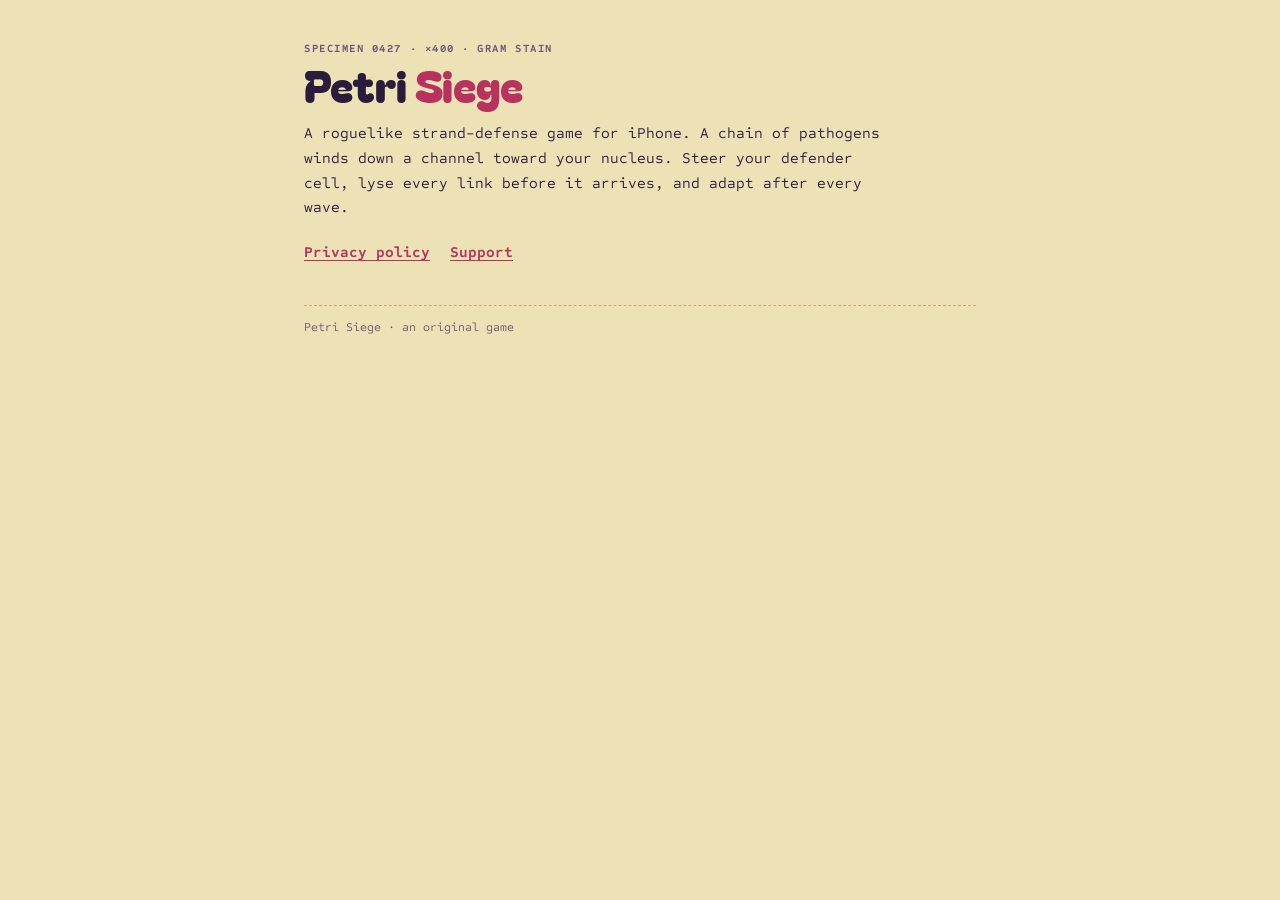
<file: index.html>
<!doctype html>
<html lang="en">
<head>
<meta charset="utf-8">
<meta name="viewport" content="width=device-width, initial-scale=1">
<title>Petri Siege</title>
<meta name="description" content="Petri Siege is a roguelike strand-defense game for iPhone: lyse a winding chain of pathogens before it reaches your nucleus.">
<link rel="stylesheet" href="https://fonts.googleapis.com/css2?family=Bagel+Fat+One&family=Sometype+Mono:wght@400;700&display=swap">
<link rel="stylesheet" href="style.css">
</head>
<body>
<main>
  <p class="eyebrow">Specimen 0427 · ×400 · Gram stain</p>
  <h1>Petri <span>Siege</span></h1>
  <p>A roguelike strand-defense game for iPhone. A chain of pathogens winds down a channel toward your nucleus. Steer your defender cell, lyse every link before it arrives, and adapt after every wave.</p>
  <nav aria-label="Pages">
    <a href="privacy.html">Privacy policy</a>
    <a href="support.html">Support</a>
  </nav>
  <footer>Petri Siege · an original game</footer>
</main>
</body>
</html>
</file>
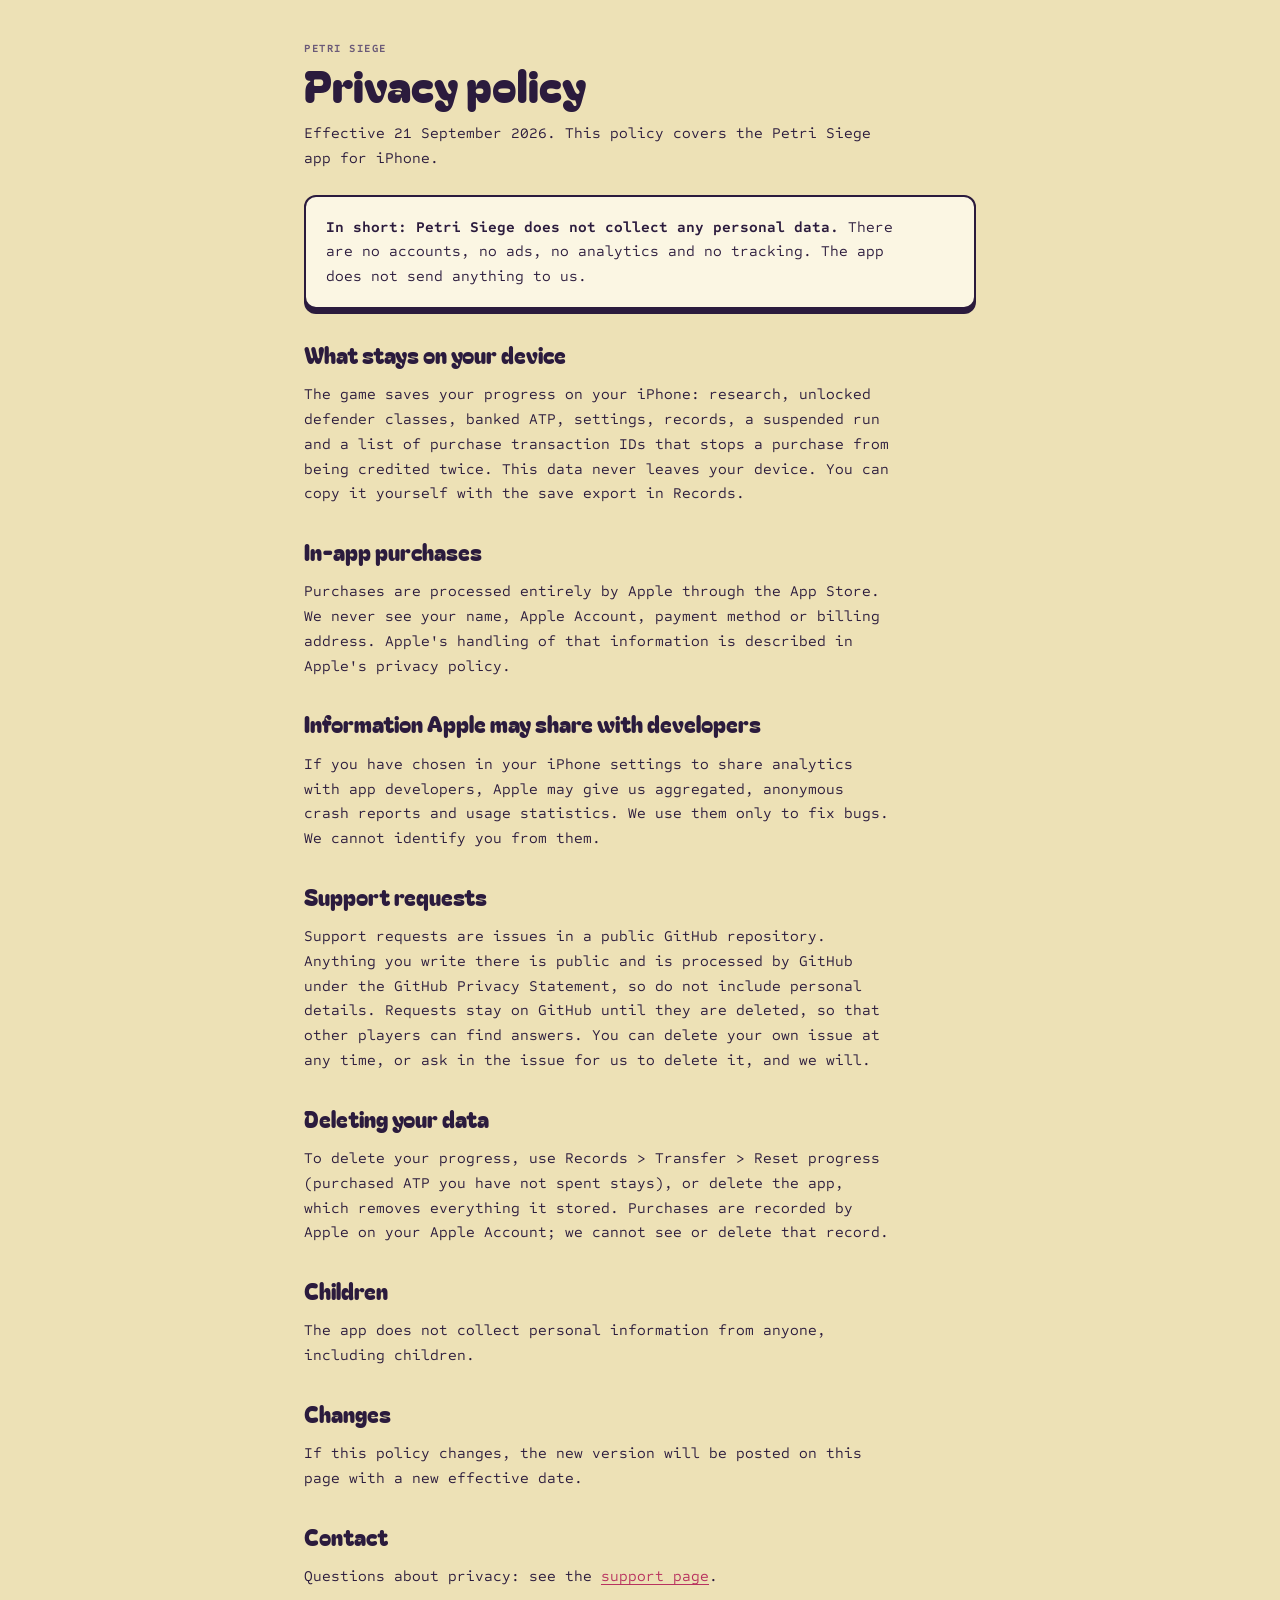
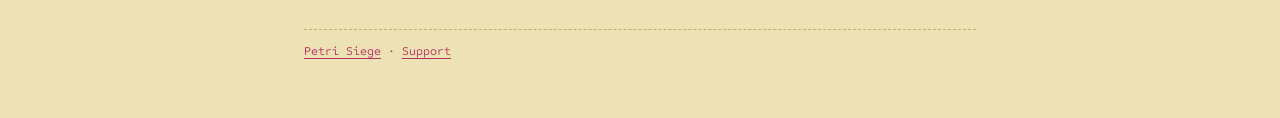
<file: privacy.html>
<!doctype html>
<html lang="en">
<head>
<meta charset="utf-8">
<meta name="viewport" content="width=device-width, initial-scale=1">
<title>Petri Siege Privacy Policy</title>
<link rel="stylesheet" href="https://fonts.googleapis.com/css2?family=Bagel+Fat+One&family=Sometype+Mono:wght@400;700&display=swap">
<link rel="stylesheet" href="style.css">
</head>
<body>
<main>
  <p class="eyebrow">Petri Siege</p>
  <h1>Privacy policy</h1>
  <!-- @policy:start: the text between the markers equals the privacy JSON in js/store.js (tools/asc/test.js compares them) -->
  <p>Effective 21 September 2026. This policy covers the Petri Siege app for iPhone.</p>

  <div class="sheet">
    <p><strong>In short: Petri Siege does not collect any personal data.</strong> There are no accounts, no ads, no analytics and no tracking. The app does not send anything to us.</p>
  </div>

  <h2>What stays on your device</h2>
  <p>The game saves your progress on your iPhone: research, unlocked defender classes, banked ATP, settings, records, a suspended run and a list of purchase transaction IDs that stops a purchase from being credited twice. This data never leaves your device. You can copy it yourself with the save export in Records.</p>

  <h2>In-app purchases</h2>
  <p>Purchases are processed entirely by Apple through the App Store. We never see your name, Apple Account, payment method or billing address. Apple's handling of that information is described in Apple's privacy policy.</p>

  <h2>Information Apple may share with developers</h2>
  <p>If you have chosen in your iPhone settings to share analytics with app developers, Apple may give us aggregated, anonymous crash reports and usage statistics. We use them only to fix bugs. We cannot identify you from them.</p>

  <h2>Support requests</h2>
  <p>Support requests are issues in a public GitHub repository. Anything you write there is public and is processed by GitHub under the GitHub Privacy Statement, so do not include personal details. Requests stay on GitHub until they are deleted, so that other players can find answers. You can delete your own issue at any time, or ask in the issue for us to delete it, and we will.</p>

  <h2>Deleting your data</h2>
  <p>To delete your progress, use Records &gt; Transfer &gt; Reset progress (purchased ATP you have not spent stays), or delete the app, which removes everything it stored. Purchases are recorded by Apple on your Apple Account; we cannot see or delete that record.</p>

  <h2>Children</h2>
  <p>The app does not collect personal information from anyone, including children.</p>

  <h2>Changes</h2>
  <p>If this policy changes, the new version will be posted on this page with a new effective date.</p>

  <h2>Contact</h2>
  <p>Questions about privacy: see the <a href="support.html">support page</a>.</p>
  <!-- @policy:end -->

  <footer><a href="index.html">Petri Siege</a> · <a href="support.html">Support</a></footer>
</main>
</body>
</html>
</file>
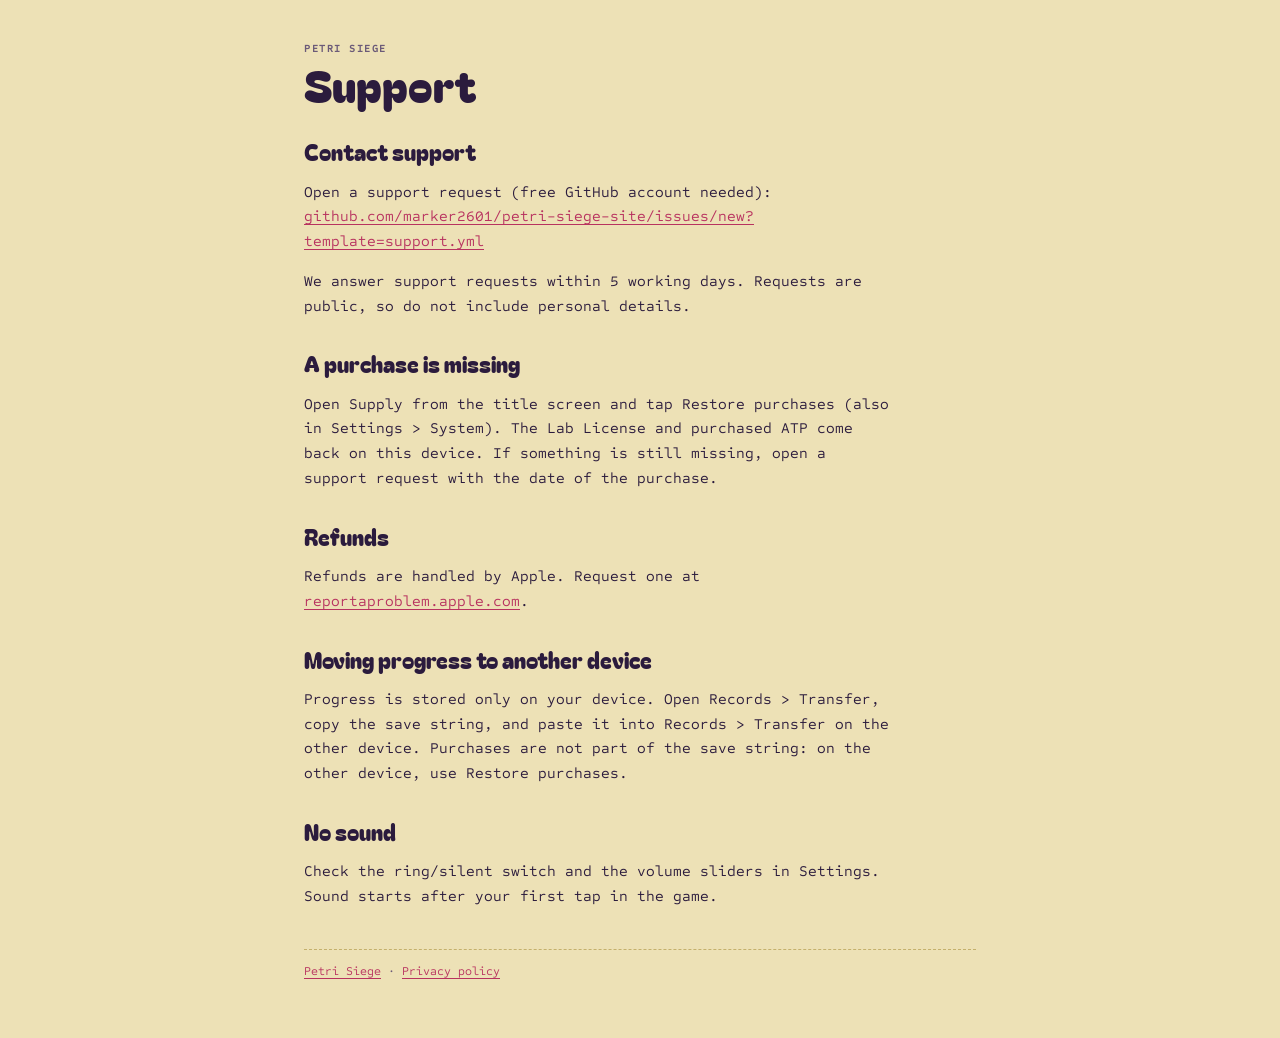
<file: support.html>
<!doctype html>
<html lang="en">
<head>
<meta charset="utf-8">
<meta name="viewport" content="width=device-width, initial-scale=1">
<title>Petri Siege Support</title>
<link rel="stylesheet" href="https://fonts.googleapis.com/css2?family=Bagel+Fat+One&family=Sometype+Mono:wght@400;700&display=swap">
<link rel="stylesheet" href="style.css">
</head>
<body>
<main>
  <p class="eyebrow">Petri Siege</p>
  <h1>Support</h1>

  <h2>Contact support</h2>
  <p>Open a support request (free GitHub account needed): <a href="https://github.com/marker2601/petri-siege-site/issues/new?template=support.yml">github.com/marker2601/petri-siege-site/issues/new?template=support.yml</a></p>
  <p>We answer support requests within 5 working days. Requests are public, so do not include personal details.</p>
  <!-- @support-email -->

  <h2>A purchase is missing</h2>
  <p>Open Supply from the title screen and tap Restore purchases (also in Settings &gt; System). The Lab License and purchased ATP come back on this device. If something is still missing, open a support request with the date of the purchase.</p>

  <h2>Refunds</h2>
  <p>Refunds are handled by Apple. Request one at <a href="https://reportaproblem.apple.com">reportaproblem.apple.com</a>.</p>

  <h2>Moving progress to another device</h2>
  <p>Progress is stored only on your device. Open Records &gt; Transfer, copy the save string, and paste it into Records &gt; Transfer on the other device. Purchases are not part of the save string: on the other device, use Restore purchases.</p>

  <h2>No sound</h2>
  <p>Check the ring/silent switch and the volume sliders in Settings. Sound starts after your first tap in the game.</p>

  <footer><a href="index.html">Petri Siege</a> · <a href="privacy.html">Privacy policy</a></footer>
</main>
</body>
</html>
</file>
<file: style.css>
:root {
  --agar: #EDE1B6; --panel: #FBF6E3; --ink: #2B1B3D; --ink-soft: #6B5A78; --pink: #B8325F; --line: #C4B06C;
  --display: "Bagel Fat One", "Arial Rounded MT Bold", "Trebuchet MS", system-ui, sans-serif;
  --mono: "Sometype Mono", ui-monospace, "Cascadia Mono", Consolas, monospace;
}
@media (prefers-color-scheme: dark) {
  :root { --agar: #0B1118; --panel: #121B25; --ink: #E6EEF2; --ink-soft: #9FB1BD; --pink: #FF6FA3; --line: #2C3F53; }
}
*, *::before, *::after { box-sizing: border-box; }
body { margin: 0; padding-inline: 16px; padding-block: 40px 56px; background: var(--agar); color: var(--ink); font: 15px/1.65 var(--mono); }
main { max-width: 42rem; margin: 0 auto; }
.eyebrow { margin: 0; font-size: 11px; font-weight: 700; letter-spacing: .14em; text-transform: uppercase; color: var(--ink-soft); }
h1 { margin: 4px 0 12px; font: 44px/1 var(--display); text-wrap: balance; }
h1 span { color: var(--pink); }
h2 { margin: 32px 0 8px; font: 22px/1.2 var(--display); text-wrap: balance; }
p, li { max-width: 65ch; }
ul { padding-left: 1.2em; }
a { color: var(--pink); text-underline-offset: 3px; }
a:focus-visible { outline: 3px solid var(--pink); outline-offset: 2px; }
nav { display: flex; flex-wrap: wrap; gap: 8px 20px; margin: 20px 0 8px; font-weight: 700; }
.sheet { margin-top: 24px; padding: 18px 20px; background: var(--panel); border: 2px solid var(--ink); border-radius: 12px; box-shadow: 0 5px 0 var(--ink); }
.sheet p { margin: 0 0 8px; } .sheet p:last-child { margin: 0; }
footer { margin-top: 40px; padding-top: 12px; border-top: 1.5px dashed var(--line); font-size: 12px; color: var(--ink-soft); }
</file>
